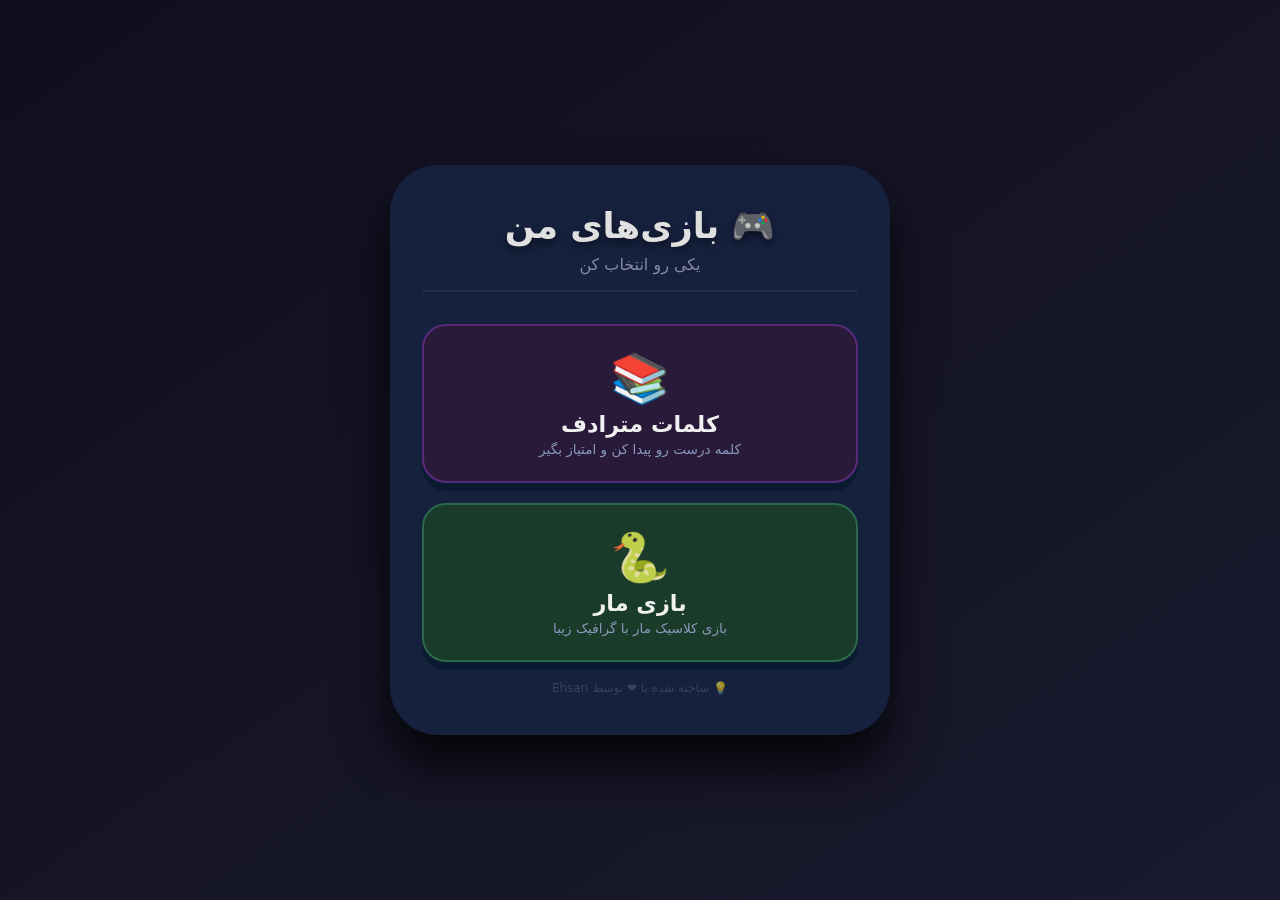
<file: index.html>
<!DOCTYPE html>
<html lang="fa" dir="rtl">
<head>
    <meta charset="UTF-8">
    <meta name="viewport" content="width=device-width, initial-scale=1.0">
    <title>بازی‌های من</title>
    <style>
        * {
            box-sizing: border-box;
            margin: 0;
            padding: 0;
        }
        body {
            min-height: 100vh;
            background: linear-gradient(145deg, #0f0f1f, #1a1a2e);
            display: flex;
            justify-content: center;
            align-items: center;
            font-family: 'Segoe UI', Roboto, system-ui, sans-serif;
            padding: 20px;
        }
        .menu-container {
            background: #16213e;
            padding: 2.5rem 2rem;
            border-radius: 3rem;
            box-shadow: 0 30px 50px rgba(0,0,0,0.8);
            max-width: 500px;
            width: 100%;
            text-align: center;
        }
        .menu-title {
            color: #e0e0e0;
            font-size: 2.2rem;
            font-weight: 700;
            margin-bottom: 0.5rem;
            text-shadow: 0 4px 8px rgba(0,0,0,0.5);
        }
        .menu-subtitle {
            color: #8888aa;
            font-size: 1rem;
            margin-bottom: 2rem;
            border-bottom: 2px solid #2a2a4a;
            padding-bottom: 1rem;
        }
        .game-card {
            border-radius: 1.5rem;
            padding: 1.5rem;
            margin-bottom: 1.2rem;
            cursor: pointer;
            transition: all 0.3s ease;
            border: 2px solid transparent;
            box-shadow: 0 8px 0 #0a1a30;
            text-decoration: none;
            display: block;
        }
        .game-card:hover {
            transform: translateY(-4px);
            border-color: #4a7a9a;
            box-shadow: 0 12px 0 #0a1a30;
        }
        .game-card:active {
            transform: translateY(6px);
            box-shadow: 0 2px 0 #0a1a30;
        }
        .game-card .icon {
            font-size: 3rem;
            display: block;
            margin-bottom: 0.3rem;
        }
        .game-card .name {
            color: #f0f0f0;
            font-size: 1.4rem;
            font-weight: 700;
        }
        .game-card .desc {
            color: #8899bb;
            font-size: 0.85rem;
            margin-top: 4px;
        }
        .game-card.synonym {
            background: #2a1a3a;
            border-color: #5a2a7a;
        }
        .game-card.synonym:hover {
            border-color: #8a4aaa;
        }
        .game-card.snake {
            background: #1a3a2a;
            border-color: #2a6a4a;
        }
        .game-card.snake:hover {
            border-color: #4aaa6a;
        }
        .footer-text {
            color: #555577;
            font-size: 0.75rem;
            margin-top: 1.2rem;
            opacity: 0.6;
        }
    </style>
</head>
<body>
    <div class="menu-container">
        <div class="menu-title">🎮 بازی‌های من</div>
        <div class="menu-subtitle">یکی رو انتخاب کن</div>

        <!-- Synonym Game - First (Top) -->
        <a href="synonym.html" class="game-card synonym">
            <span class="icon">📚</span>
            <div class="name">کلمات مترادف</div>
            <div class="desc">کلمه درست رو پیدا کن و امتیاز بگیر</div>
        </a>

        <!-- Snake Game - Second (Bottom) -->
        <a href="snake.html" class="game-card snake">
            <span class="icon">🐍</span>
            <div class="name">بازی مار</div>
            <div class="desc">بازی کلاسیک مار با گرافیک زیبا</div>
        </a>

        <div class="footer-text">💡 ساخته شده با ❤️ توسط Ehsan</div>
    </div>
</body>
</html>
</file>
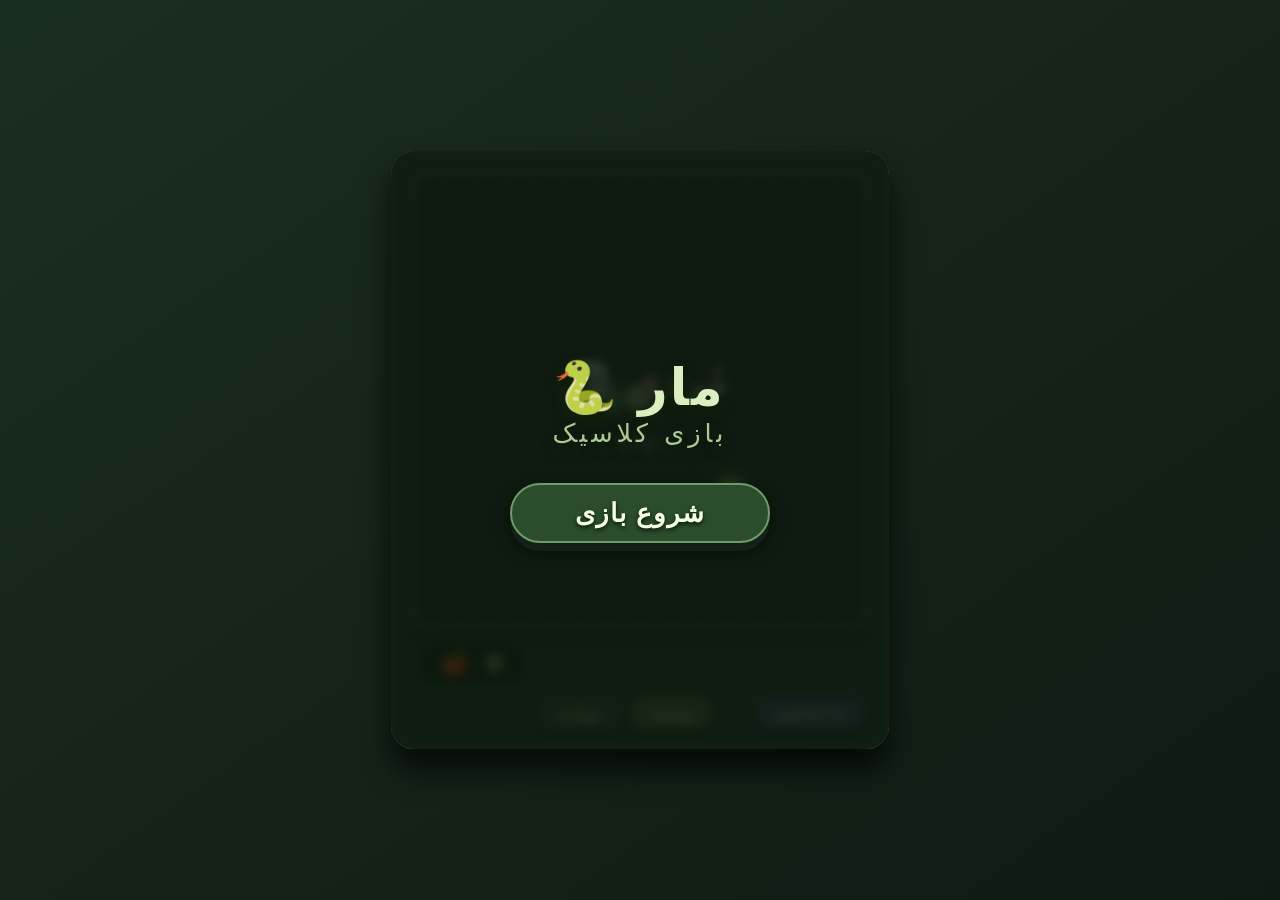
<file: Snake.html>
<!DOCTYPE html>
<html lang="en">
<head>
    <meta charset="UTF-8">
    <meta name="viewport" content="width=device-width, initial-scale=1.0, user-scalable=no">
    <title>🐍 Classic Snake Game</title>
    <style>
        * {
            box-sizing: border-box;
            user-select: none;
            -webkit-tap-highlight-color: transparent;
        }
        body {
            min-height: 100vh;
            margin: 0;
            background: linear-gradient(145deg, #1a2e1f, #0f1a12);
            display: flex;
            justify-content: center;
            align-items: center;
            font-family: 'Segoe UI', Roboto, system-ui, sans-serif;
            touch-action: none;
        }
        .game-container {
            background: #1f3a2a;
            padding: 1.5rem 1.5rem 1.2rem;
            border-radius: 1.5rem;
            box-shadow: 0 20px 30px rgba(0,0,0,0.7), inset 0 0 8px #6a8f6a;
            display: flex;
            flex-direction: column;
            align-items: center;
            position: relative;
            touch-action: none;
        }
        canvas {
            display: block;
            background: #1c2b1e;
            border-radius: 0.8rem;
            box-shadow: inset 0 0 0 3px #3a5a3a, 0 12px 18px rgba(0,0,0,0.6);
            width: 450px;
            height: 450px;
            image-rendering: crisp-edges;
            touch-action: none;
            cursor: pointer;
        }
        .panel {
            margin-top: 1rem;
            width: 100%;
            display: flex;
            justify-content: space-between;
            align-items: center;
            color: #d2e8c0;
            text-shadow: 0 2px 3px #0f1a0f;
            font-weight: 600;
            letter-spacing: 1px;
            gap: 0.5rem;
            flex-wrap: wrap;
        }
        .score-box {
            background: #0f1f12;
            padding: 0.5rem 1.5rem;
            border-radius: 3rem;
            font-size: 1.5rem;
            box-shadow: inset 0 3px 6px #0b130b, 0 4px 6px #2b472b;
            backdrop-filter: blur(2px);
            border: 1px solid #5d7e5a;
        }
        .score-box span {
            color: #f5ffb0;
            font-weight: 700;
            margin-left: 6px;
        }
        .controls {
            display: flex;
            gap: 0.5rem;
            flex-wrap: wrap;
        }
        .controls button {
            background: #2f4d2f;
            border: none;
            color: #edffe3;
            font-size: 1rem;
            font-weight: 600;
            padding: 0.4rem 1.2rem;
            border-radius: 2.5rem;
            box-shadow: 0 5px 0 #122016, 0 5px 10px rgba(0,0,0,0.5);
            cursor: pointer;
            transition: 0.08s linear;
            letter-spacing: 0.5px;
            border: 1px solid #60855e;
            text-shadow: 0 1px 2px #0d1a0d;
            touch-action: manipulation;
        }
        .controls button:active {
            transform: translateY(5px);
            box-shadow: 0 1px 0 #122016, 0 5px 10px rgba(0,0,0,0.4);
        }
        .bottom-row {
            margin-top: 0.6rem;
            width: 100%;
            display: flex;
            justify-content: space-between;
            align-items: center;
            gap: 0.5rem;
            flex-wrap: wrap;
        }
        .bottom-center {
            display: flex;
            gap: 0.5rem;
            align-items: center;
            justify-content: center;
            flex: 1;
            margin-right: -90px;
        }
        .bottom-right {
            display: flex;
            align-items: center;
        }
        .pause-btn {
            background: #4d6b3d;
            border-color: #7a9a6a;
            border: none;
            color: #edffe3;
            font-size: 1rem;
            font-weight: 600;
            padding: 0.4rem 1.2rem;
            border-radius: 2.5rem;
            box-shadow: 0 5px 0 #122016, 0 5px 10px rgba(0,0,0,0.5);
            cursor: pointer;
            transition: 0.08s linear;
            letter-spacing: 0.5px;
            border: 1px solid #7a9a6a;
            text-shadow: 0 1px 2px #0d1a0d;
            touch-action: manipulation;
            min-width: 80px;
        }
        .pause-btn:active {
            transform: translateY(5px);
            box-shadow: 0 1px 0 #122016, 0 5px 10px rgba(0,0,0,0.4);
        }
        .pause-btn.paused {
            background: #6b5d3d;
            border-color: #9a8a6a;
        }
        .about-btn {
            background: #3d4d6b;
            border-color: #6a7a9a;
            border: none;
            color: #edffe3;
            font-size: 0.95rem;
            font-weight: 600;
            padding: 0.4rem 1.2rem;
            border-radius: 2.5rem;
            box-shadow: 0 5px 0 #122016, 0 5px 10px rgba(0,0,0,0.5);
            cursor: pointer;
            transition: 0.08s linear;
            letter-spacing: 0.5px;
            border: 1px solid #6a7a9a;
            text-shadow: 0 1px 2px #0d1a0d;
            touch-action: manipulation;
            min-width: 70px;
        }
        .about-btn:active {
            transform: translateY(5px);
            box-shadow: 0 1px 0 #122016, 0 5px 10px rgba(0,0,0,0.4);
        }
        .restart-btn {
            background: #2f4d2f;
            border: none;
            color: #edffe3;
            font-size: 1rem;
            font-weight: 600;
            padding: 0.4rem 1.2rem;
            border-radius: 2.5rem;
            box-shadow: 0 5px 0 #122016, 0 5px 10px rgba(0,0,0,0.5);
            cursor: pointer;
            transition: 0.08s linear;
            letter-spacing: 0.5px;
            border: 1px solid #60855e;
            text-shadow: 0 1px 2px #0d1a0d;
            touch-action: manipulation;
        }
        .restart-btn:active {
            transform: translateY(5px);
            box-shadow: 0 1px 0 #122016, 0 5px 10px rgba(0,0,0,0.4);
        }

        /* ----- MAIN MENU OVERLAY ----- */
        .menu-overlay {
            position: absolute;
            top: 0;
            left: 0;
            width: 100%;
            height: 100%;
            background: rgba(12, 24, 14, 0.85);
            backdrop-filter: blur(5px);
            border-radius: 1.5rem;
            display: flex;
            flex-direction: column;
            justify-content: center;
            align-items: center;
            gap: 2rem;
            z-index: 10;
            transition: opacity 0.25s ease;
            padding: 1.5rem;
            touch-action: none;
        }
        .menu-overlay.hidden {
            opacity: 0;
            pointer-events: none;
        }
        .menu-title {
            font-size: 3.2rem;
            font-weight: 700;
            color: #daf0c0;
            text-shadow: 0 6px 12px #0f1f0a;
            letter-spacing: 2px;
            margin-bottom: 0.2rem;
        }
        .menu-title small {
            font-size: 1.6rem;
            display: block;
            color: #aacb96;
            font-weight: 400;
            letter-spacing: 4px;
        }
        .menu-buttons {
            display: flex;
            flex-direction: column;
            gap: 1.2rem;
            width: 80%;
            max-width: 260px;
        }
        .menu-btn {
            background: #2b4d2b;
            border: 2px solid #6f9a6a;
            color: #f2ffe6;
            font-size: 1.6rem;
            font-weight: 600;
            padding: 0.8rem 0.5rem;
            border-radius: 3.5rem;
            box-shadow: 0 8px 0 #122016, 0 8px 16px rgba(0,0,0,0.6);
            cursor: pointer;
            transition: 0.08s linear;
            text-shadow: 0 2px 4px #0b150b;
            letter-spacing: 1px;
            width: 100%;
            text-align: center;
            touch-action: manipulation;
        }
        .menu-btn:active {
            transform: translateY(6px);
            box-shadow: 0 2px 0 #122016, 0 8px 16px rgba(0,0,0,0.5);
        }
        .menu-btn:focus-visible {
            outline: 2px solid #b3d9a0;
        }

        @media (max-width: 500px) {
            canvas {
                width: 320px;
                height: 320px;
            }
            .game-container {
                padding: 0.8rem;
                border-radius: 1rem;
            }
            .menu-overlay {
                border-radius: 1rem;
            }
            .menu-title {
                font-size: 2.2rem;
            }
            .menu-title small {
                font-size: 1.1rem;
            }
            .menu-btn {
                font-size: 1.3rem;
                padding: 0.6rem 0.5rem;
            }
            .score-box {
                font-size: 1.1rem;
                padding: 0.3rem 1rem;
            }
            .controls button, .pause-btn, .about-btn, .restart-btn {
                font-size: 0.85rem;
                padding: 0.3rem 0.8rem;
                min-width: 60px;
            }
            .pause-btn {
                min-width: 60px;
            }
            .about-btn {
                min-width: 55px;
                font-size: 0.8rem;
            }
            .panel {
                gap: 0.3rem;
                margin-top: 0.6rem;
            }
            .bottom-row {
                margin-top: 0.4rem;
                gap: 0.3rem;
            }
            .bottom-center {
                gap: 0.3rem;
                margin-right: 50px;
            }
        }
    </style>
</head>
<body>
<div class="game-container" id="gameContainer">
    <canvas id="gameCanvas" width="450" height="450"></canvas>

    <!-- MAIN MENU OVERLAY -->
    <div class="menu-overlay" id="menuOverlay">
        <div class="menu-title">
            🐍 مار
            <small>بازی کلاسیک</small>
        </div>
        <div class="menu-buttons">
            <button class="menu-btn" id="newGameBtn">شروع بازی</button>
        </div>
    </div>

    <div class="panel">
        <div class="score-box">🍎 <span id="scoreDisplay">0</span></div>
    </div>
    <div class="bottom-row">
        <div class="bottom-center">
            <button class="restart-btn" id="restartBtn">دوباره</button>
            <button class="pause-btn" id="pauseBtn">وایستا</button>
        </div>
        <div class="bottom-right">
            <button class="about-btn" id="aboutBtn">ما اینجاییم</button>
        </div>
    </div>
</div>

<script>
    (function() {
        // ----- CONFIG -----
        const GRID_SIZE = 15;
        const CELL_SIZE = 30;
        const CANVAS_SIZE = 450;

        const canvas = document.getElementById('gameCanvas');
        const ctx = canvas.getContext('2d');
        const scoreSpan = document.getElementById('scoreDisplay');

        // DOM elements for menu
        const menuOverlay = document.getElementById('menuOverlay');
        const newGameBtn = document.getElementById('newGameBtn');
        const pauseBtn = document.getElementById('pauseBtn');
        const aboutBtn = document.getElementById('aboutBtn');
        const restartBtn = document.getElementById('restartBtn');

        // ----- GAME STATE -----
        let snake = [];
        let food = { x: 7, y: 7 };
        let direction = { dx: 1, dy: 0 };
        let nextDirection = { dx: 1, dy: 0 };
        let score = 0;
        let gameOver = false;
        let winFlag = false;
        let isPaused = false;
        let gameInterval = null;
        const MOVE_INTERVAL_MS = 150;

        // ----- TOUCH SWIPE -----
        let touchStartX = 0;
        let touchStartY = 0;
        let isSwiping = false;

        // ----- HELPER FUNCTIONS -----
        function randomInt(max) {
            return Math.floor(Math.random() * max);
        }

        function placeFood() {
            if (snake.length >= GRID_SIZE * GRID_SIZE) {
                winFlag = true;
                gameOver = true;
                clearInterval(gameInterval);
                gameInterval = null;
                return false;
            }
            const occupied = new Set(snake.map(cell => `${cell.x},${cell.y}`));
            if (occupied.size === GRID_SIZE * GRID_SIZE) {
                winFlag = true;
                gameOver = true;
                clearInterval(gameInterval);
                gameInterval = null;
                return false;
            }
            let attempts = 0;
            const maxAttempts = 2000;
            let newFood = null;
            while (attempts < maxAttempts) {
                const fx = randomInt(GRID_SIZE);
                const fy = randomInt(GRID_SIZE);
                if (!occupied.has(`${fx},${fy}`)) {
                    newFood = { x: fx, y: fy };
                    break;
                }
                attempts++;
            }
            if (!newFood) {
                for (let i = 0; i < GRID_SIZE; i++) {
                    for (let j = 0; j < GRID_SIZE; j++) {
                        if (!occupied.has(`${i},${j}`)) {
                            newFood = { x: i, y: j };
                            break;
                        }
                    }
                    if (newFood) break;
                }
            }
            if (newFood) {
                food = newFood;
                return true;
            } else {
                gameOver = true;
                winFlag = true;
                clearInterval(gameInterval);
                gameInterval = null;
                return false;
            }
        }

        // Reset game (keeps menu hidden if already hidden)
        function resetGame() {
            if (gameInterval) {
                clearInterval(gameInterval);
                gameInterval = null;
            }
            snake = [
                { x: 7, y: 7 },
                { x: 6, y: 7 },
                { x: 5, y: 7 }
            ];
            direction = { dx: 1, dy: 0 };
            nextDirection = { dx: 1, dy: 0 };
            score = 0;
            gameOver = false;
            winFlag = false;
            isPaused = false;
            pauseBtn.textContent = 'وایستا';
            pauseBtn.classList.remove('paused');
            scoreSpan.textContent = '0';
            const foodPlaced = placeFood();
            if (!foodPlaced) {
                food = { x: 10, y: 10 };
            }
            drawCanvas();
            startLoop();
        }

        // ----- GAME LOOP -----
        function gameTick() {
            if (isPaused || gameOver) return;

            direction = { ...nextDirection };
            const head = snake[0];
            const newHead = {
                x: head.x + direction.dx,
                y: head.y + direction.dy
            };

            if (newHead.x < 0 || newHead.x >= GRID_SIZE || newHead.y < 0 || newHead.y >= GRID_SIZE) {
                gameOver = true;
                clearInterval(gameInterval);
                gameInterval = null;
                drawCanvas();
                return;
            }

            const isEating = (newHead.x === food.x && newHead.y === food.y);
            let newSnake = [newHead, ...snake];

            if (isEating) {
                snake = newSnake;
                score++;
                scoreSpan.textContent = score;
                const success = placeFood();
                if (!success) {
                    drawCanvas();
                    return;
                }
            } else {
                newSnake.pop();
                snake = newSnake;
            }

            const headPos = snake[0];
            for (let i = 1; i < snake.length; i++) {
                if (snake[i].x === headPos.x && snake[i].y === headPos.y) {
                    gameOver = true;
                    clearInterval(gameInterval);
                    gameInterval = null;
                    drawCanvas();
                    return;
                }
            }

            drawCanvas();
            if (snake.length === GRID_SIZE * GRID_SIZE) {
                winFlag = true;
                gameOver = true;
                clearInterval(gameInterval);
                gameInterval = null;
                drawCanvas();
            }
        }

        // ----- RENDERING -----
        function drawCanvas() {
            ctx.clearRect(0, 0, CANVAS_SIZE, CANVAS_SIZE);

            ctx.fillStyle = '#1c2b1e';
            ctx.fillRect(0, 0, CANVAS_SIZE, CANVAS_SIZE);

            // Grid lines
            ctx.strokeStyle = '#2d462d';
            ctx.lineWidth = 0.8;
            for (let i = 0; i <= GRID_SIZE; i++) {
                const pos = i * CELL_SIZE;
                ctx.beginPath();
                ctx.moveTo(pos, 0);
                ctx.lineTo(pos, CANVAS_SIZE);
                ctx.stroke();
                ctx.beginPath();
                ctx.moveTo(0, pos);
                ctx.lineTo(CANVAS_SIZE, pos);
                ctx.stroke();
            }

            // food
            ctx.shadowColor = '#b3ffa0';
            ctx.shadowBlur = 12;
            ctx.fillStyle = '#e73f3f';
            const foodX = food.x * CELL_SIZE + CELL_SIZE/2;
            const foodY = food.y * CELL_SIZE + CELL_SIZE/2;
            ctx.beginPath();
            ctx.arc(foodX, foodY, CELL_SIZE/2 - 3, 0, 2 * Math.PI);
            ctx.fill();
            ctx.shadowBlur = 6;
            ctx.fillStyle = '#ff7777';
            ctx.beginPath();
            ctx.arc(foodX - 4, foodY - 4, 5, 0, 2 * Math.PI);
            ctx.fill();
            ctx.shadowBlur = 8;
            ctx.fillStyle = '#77c46a';
            ctx.beginPath();
            ctx.ellipse(foodX + 3, foodY - 4, 5, 7, 0.4, 0, 2 * Math.PI);
            ctx.fill();
            ctx.shadowBlur = 0;

            // snake
            if (snake.length === 0) return;
            for (let i = 0; i < snake.length; i++) {
                const seg = snake[i];
                const x = seg.x * CELL_SIZE, y = seg.y * CELL_SIZE;
                const radius = (CELL_SIZE/2) - (i === 0 ? 2 : 3);
                const gradient = ctx.createRadialGradient(
                    x + 8, y + 8, 3,
                    x + 15, y + 15, 18
                );
                if (i === 0) {
                    gradient.addColorStop(0, '#c8f7b0');
                    gradient.addColorStop(1, '#4d8f4a');
                } else {
                    gradient.addColorStop(0, '#a1d68a');
                    gradient.addColorStop(1, '#2c662c');
                }
                ctx.fillStyle = gradient;
                ctx.shadowColor = '#a0d68e';
                ctx.shadowBlur = 10;
                ctx.beginPath();
                ctx.arc(x + CELL_SIZE/2, y + CELL_SIZE/2, radius, 0, 2 * Math.PI);
                ctx.fill();
                if (i === 0) {
                    ctx.shadowBlur = 2;
                    ctx.fillStyle = '#f9f9f9';
                    ctx.beginPath();
                    ctx.arc(x + 10, y + 10, 4, 0, 2 * Math.PI);
                    ctx.fill();
                    ctx.beginPath();
                    ctx.arc(x + 20, y + 10, 4, 0, 2 * Math.PI);
                    ctx.fill();
                    ctx.fillStyle = '#1f2a1a';
                    ctx.beginPath();
                    ctx.arc(x + 8, y + 8, 2, 0, 2 * Math.PI);
                    ctx.fill();
                    ctx.beginPath();
                    ctx.arc(x + 18, y + 8, 2, 0, 2 * Math.PI);
                    ctx.fill();
                }
            }
            ctx.shadowBlur = 0;

            if (gameOver) {
                ctx.font = 'bold 38px "Segoe UI", system-ui, sans-serif';
                ctx.textAlign = 'center';
                ctx.textBaseline = 'middle';
                ctx.shadowColor = '#0f1a0a';
                ctx.shadowBlur = 24;
                ctx.fillStyle = winFlag ? '#d4f7b0' : '#f7b0b0';
                ctx.fillText(winFlag ? '✨ برنده شدی!' : '💀 مُردی', CANVAS_SIZE/2, CANVAS_SIZE/2 - 16);
                ctx.shadowBlur = 0;
                ctx.font = '18px "Segoe UI", sans-serif';
                ctx.fillStyle = '#d0ddc0';
                ctx.fillText('دوباره', CANVAS_SIZE/2, CANVAS_SIZE/2 + 40);
            } else if (isPaused) {
                ctx.font = 'bold 36px "Segoe UI", sans-serif';
                ctx.textAlign = 'center';
                ctx.textBaseline = 'middle';
                ctx.fillStyle = '#c8ddb0';
                ctx.shadowBlur = 18;
                ctx.shadowColor = '#1e3a1e';
                ctx.fillText('⏸ وایستاده', CANVAS_SIZE/2, CANVAS_SIZE/2);
                ctx.shadowBlur = 0;
            }
        }

        function startLoop() {
            if (gameInterval) clearInterval(gameInterval);
            gameInterval = setInterval(gameTick, MOVE_INTERVAL_MS);
        }

        // ----- DIRECTION -----
        function setDirection(dx, dy) {
            if (gameOver || isPaused) return;
            if (direction.dx === -dx && direction.dy === -dy) return;
            if (snake.length > 1 && direction.dx === -dx && direction.dy === -dy) return;
            nextDirection = { dx, dy };
        }

        // ----- KEYBOARD -----
        function handleKeydown(e) {
            const key = e.key;
            if (key.startsWith('Arrow') || key === 'w' || key === 'W' || key === 'a' || key === 'A' || 
                key === 's' || key === 'S' || key === 'd' || key === 'D') {
                e.preventDefault();
            }
            
            switch (key) {
                // Arrow keys
                case 'ArrowUp': setDirection(0, -1); break;
                case 'ArrowDown': setDirection(0, 1); break;
                case 'ArrowLeft': setDirection(-1, 0); break;
                case 'ArrowRight': setDirection(1, 0); break;
                // WASD keys
                case 'w':
                case 'W': setDirection(0, -1); break;
                case 's':
                case 'S': setDirection(0, 1); break;
                case 'a':
                case 'A': setDirection(-1, 0); break;
                case 'd':
                case 'D': setDirection(1, 0); break;
                default: return;
            }
        }

        // ----- TOUCH EVENTS -----
        function handleTouchStart(e) {
            e.preventDefault();
            const touch = e.touches[0];
            if (!touch) return;
            const rect = canvas.getBoundingClientRect();
            touchStartX = touch.clientX - rect.left;
            touchStartY = touch.clientY - rect.top;
            isSwiping = true;
        }

        function handleTouchEnd(e) {
            e.preventDefault();
            isSwiping = false;
        }

        function handleTouchMove(e) {
            e.preventDefault();
            if (!isSwiping) return;
            if (gameOver || isPaused) return;
            
            const touch = e.touches[0];
            if (!touch) return;
            
            const rect = canvas.getBoundingClientRect();
            const currentX = touch.clientX - rect.left;
            const currentY = touch.clientY - rect.top;
            
            const deltaX = currentX - touchStartX;
            const deltaY = currentY - touchStartY;
            
            const minSwipeDistance = 20;
            
            if (Math.abs(deltaX) < minSwipeDistance && Math.abs(deltaY) < minSwipeDistance) {
                return;
            }
            
            if (Math.abs(deltaX) > Math.abs(deltaY)) {
                if (deltaX > 0) {
                    setDirection(1, 0);
                } else {
                    setDirection(-1, 0);
                }
            } else {
                if (deltaY > 0) {
                    setDirection(0, 1);
                } else {
                    setDirection(0, -1);
                }
            }
            
            touchStartX = currentX;
            touchStartY = currentY;
        }

        // ----- PAUSE TOGGLE -----
        function togglePause() {
            if (gameOver) return;
            isPaused = !isPaused;
            if (isPaused) {
                pauseBtn.textContent = 'ادامه';
                pauseBtn.classList.add('paused');
            } else {
                pauseBtn.textContent = 'وایستا';
                pauseBtn.classList.remove('paused');
            }
            drawCanvas();
        }

        // ----- ABOUT BUTTON -----
        function openAbout() {
            window.open('https://t.me/EAshams', '_blank');
        }

        // ----- MENU ACTIONS -----
        function hideMenu() {
            menuOverlay.classList.add('hidden');
        }

        function showMenu() {
            menuOverlay.classList.remove('hidden');
        }

        // New Game: reset everything, hide menu, start game
        function newGame() {
            if (gameInterval) {
                clearInterval(gameInterval);
                gameInterval = null;
            }
            resetGame();
            hideMenu();
            if (!gameInterval) startLoop();
            canvas.focus();
        }

        // ----- INIT -----
        function init() {
            showMenu();
            snake = [
                { x: 7, y: 7 },
                { x: 6, y: 7 },
                { x: 5, y: 7 }
            ];
            food = { x: 10, y: 10 };
            direction = { dx: 1, dy: 0 };
            nextDirection = { dx: 1, dy: 0 };
            score = 0;
            gameOver = true;
            winFlag = false;
            isPaused = false;
            pauseBtn.textContent = 'وایستا';
            pauseBtn.classList.remove('paused');
            scoreSpan.textContent = '0';
            drawCanvas();

            window.addEventListener('keydown', handleKeydown);
            
            // Touch events
            canvas.addEventListener('touchstart', handleTouchStart, { passive: false });
            canvas.addEventListener('touchmove', handleTouchMove, { passive: false });
            canvas.addEventListener('touchend', handleTouchEnd, { passive: false });
            canvas.addEventListener('touchcancel', handleTouchEnd, { passive: false });

            restartBtn.addEventListener('click', function() {
                if (!menuOverlay.classList.contains('hidden')) {
                    return;
                }
                resetGame();
            });

            newGameBtn.addEventListener('click', newGame);
            pauseBtn.addEventListener('click', togglePause);
            aboutBtn.addEventListener('click', openAbout);

            canvas.setAttribute('tabindex', '0');
            canvas.focus();
            canvas.addEventListener('contextmenu', (e) => e.preventDefault());
        }

        // override resetGame
        const originalReset = resetGame;
        resetGame = function() {
            if (menuOverlay.classList.contains('hidden')) {
                originalReset();
            } else {
                if (gameInterval) {
                    clearInterval(gameInterval);
                    gameInterval = null;
                }
                snake = [
                    { x: 7, y: 7 },
                    { x: 6, y: 7 },
                    { x: 5, y: 7 }
                ];
                direction = { dx: 1, dy: 0 };
                nextDirection = { dx: 1, dy: 0 };
                score = 0;
                gameOver = true;
                winFlag = false;
                isPaused = false;
                pauseBtn.textContent = 'وایستا';
                pauseBtn.classList.remove('paused');
                scoreSpan.textContent = '0';
                placeFood();
                drawCanvas();
            }
        };

        const originalHideMenu = hideMenu;
        hideMenu = function() {
            menuOverlay.classList.add('hidden');
            gameOver = false;
            if (!gameInterval) {
                startLoop();
            }
            canvas.focus();
        };

        const originalShowMenu = showMenu;
        showMenu = function() {
            menuOverlay.classList.remove('hidden');
            if (gameInterval) {
                clearInterval(gameInterval);
                gameInterval = null;
            }
            gameOver = true;
        };

        newGame = function() {
            if (gameInterval) {
                clearInterval(gameInterval);
                gameInterval = null;
            }
            snake = [
                { x: 7, y: 7 },
                { x: 6, y: 7 },
                { x: 5, y: 7 }
            ];
            direction = { dx: 1, dy: 0 };
            nextDirection = { dx: 1, dy: 0 };
            score = 0;
            gameOver = false;
            winFlag = false;
            isPaused = false;
            pauseBtn.textContent = 'وایستا';
            pauseBtn.classList.remove('paused');
            scoreSpan.textContent = '0';
            placeFood();
            hideMenu();
            drawCanvas();
            if (!gameInterval) startLoop();
            canvas.focus();
        };

        init();
    })();
</script>
</body>
</html>
</file>
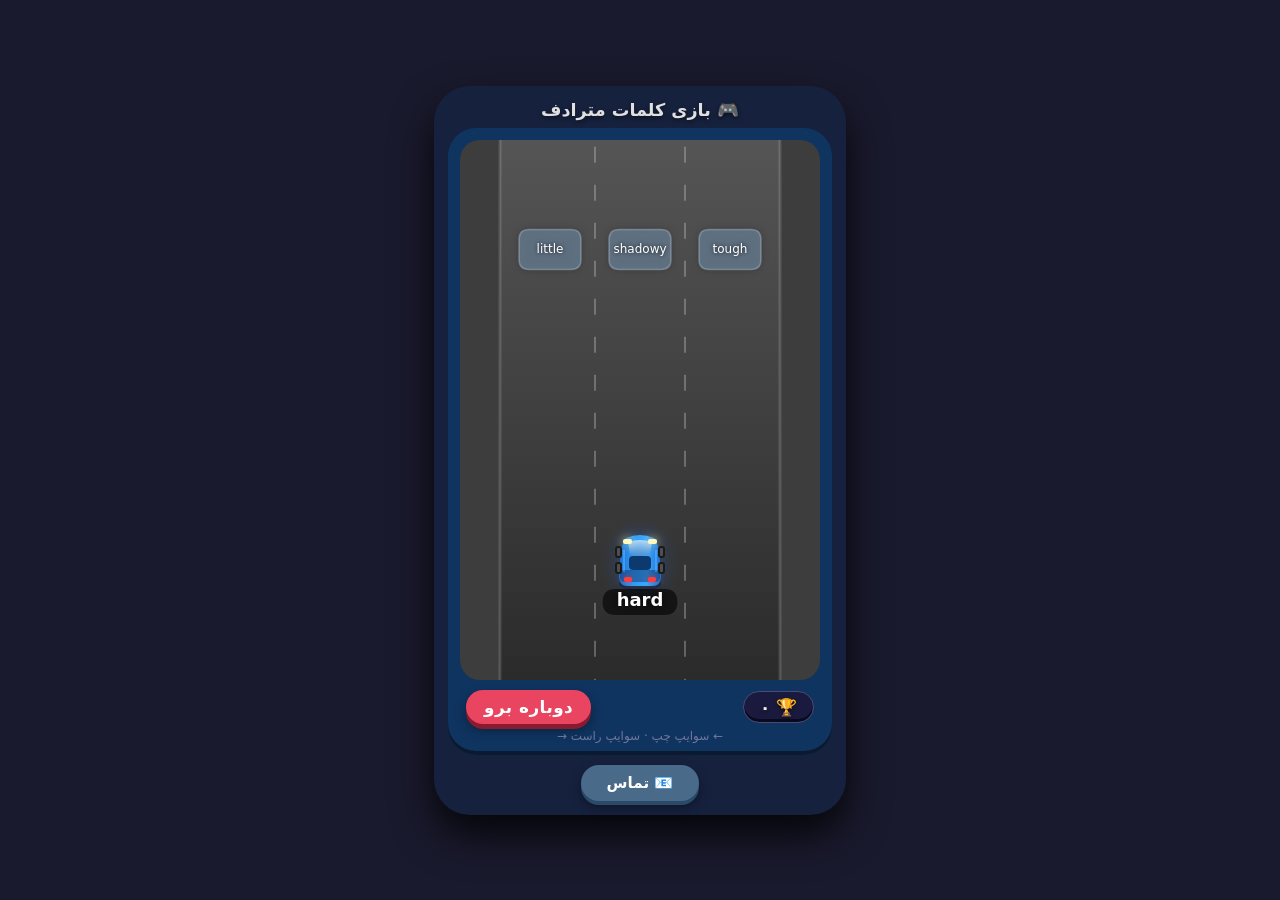
<file: synonym.html>
<!DOCTYPE html>
<html lang="fa" dir="rtl">
<head>
    <meta charset="UTF-8">
    <meta name="viewport" content="width=device-width, initial-scale=1.0, maximum-scale=1.0, user-scalable=no">
    <title>بازی کلمات مترادف</title>
    <style>
        * {
            box-sizing: border-box;
            user-select: none;
            -webkit-tap-highlight-color: transparent;
        }
        body {
            margin: 0;
            min-height: 100vh;
            background: #1a1a2e;
            display: flex;
            justify-content: center;
            align-items: center;
            font-family: 'Segoe UI', Roboto, system-ui, sans-serif;
            touch-action: pan-y;
        }
        .game-wrapper {
            background: #16213e;
            padding: 14px;
            border-radius: 36px;
            box-shadow: 0 20px 40px rgba(0,0,0,0.8);
            display: flex;
            flex-direction: column;
            align-items: center;
            max-width: 100vw;
        }
        .game-container {
            background: #0f3460;
            border-radius: 28px;
            padding: 12px;
            box-shadow: inset 0 -4px 0 #0a1a30;
        }
        canvas {
            display: block;
            width: 100%;
            height: auto;
            aspect-ratio: 360 / 540;
            background:#3d3d3d;
            border-radius: 20px;
            touch-action: none;
            cursor: pointer;
        }
        .info-panel {
            display: flex;
            justify-content: space-between;
            align-items: center;
            margin: 10px 6px 2px;
            color: #e0e0e0;
            font-weight: 600;
            text-shadow: 0 2px 4px rgba(0,0,0,0.5);
        }
        .score-badge {
            background: #1a1a3e;
            padding: 5px 16px;
            border-radius: 40px;
            font-size: 1.05rem;
            box-shadow: inset 0 -3px 0 #0a0a1e;
            color: #f0f0f0;
            border: 1px solid #4a4a7a;
        }
        .reset-btn {
            background: #e94560;
            border: none;
            border-radius: 40px;
            padding: 7px 18px;
            font-weight: 700;
            font-size: 1.05rem;
            color: #fff;
            box-shadow: 0 5px 0 #8a1a2e, 0 6px 12px rgba(0,0,0,0.4);
            transition: 0.07s ease;
            cursor: pointer;
            touch-action: manipulation;
            letter-spacing: 0.5px;
            font-family: 'Segoe UI', Roboto, system-ui, sans-serif;
        }
        .reset-btn:active {
            transform: translateY(5px);
            box-shadow: 0 1px 0 #8a1a2e;
        }
        .hint {
            color: #8888aa;
            font-size: 0.75rem;
            padding: 3px 8px 0;
            text-align: center;
            opacity: 0.8;
        }
        .title-text {
            color: #e0e0e0;
            font-size: 1.1rem;
            font-weight: 700;
            margin-bottom: 8px;
            text-shadow: 0 2px 4px rgba(0,0,0,0.5);
            text-align: center;
        }
        .email-btn {
            background: #4a6a8a;
            border: none;
            border-radius: 40px;
            padding: 9px 26px;
            font-weight: 700;
            font-size: 0.95rem;
            color: #fff;
            box-shadow: 0 4px 0 #2a4a6a, 0 6px 12px rgba(0,0,0,0.4);
            transition: 0.07s ease;
            cursor: pointer;
            touch-action: manipulation;
            margin-top: 10px;
            font-family: 'Segoe UI', Roboto, system-ui, sans-serif;
        }
        .email-btn:active {
            transform: translateY(4px);
            box-shadow: 0 1px 0 #2a4a6a;
        }
        .email-popup {
            display: none;
            background: #1a1a3e;
            color: #e0e0e0;
            padding: 10px 20px;
            border-radius: 12px;
            margin-top: 8px;
            border: 1px solid #4a4a7a;
            font-size: 0.95rem;
            direction: ltr;
            text-align: center;
        }
        .email-popup.show {
            display: block;
        }
        @media (max-width: 420px) {
            .game-wrapper { padding: 10px; }
            .reset-btn { padding: 6px 14px; font-size: 0.95rem; }
            .title-text { font-size: 0.95rem; }
        }
    </style>
</head>
<body>
<div class="game-wrapper">
    <div class="title-text">🎮 بازی کلمات مترادف</div>
    <div class="game-container">
        <canvas id="gameCanvas" width="360" height="540"></canvas>
        <div class="info-panel">
            <span class="score-badge" id="scoreDisplay">🏆 ۰</span>
            <button class="reset-btn" id="resetButton">دوباره برو</button>
        </div>
        <div class="hint">← سوایپ چپ · سوایپ راست →</div>
    </div>
    <button class="email-btn" id="emailButton">📧 تماس</button>
    <div class="email-popup" id="emailPopup">shamsehsan1364@gmail.com</div>
</div>
<script>
    (function(){
        const canvas = document.getElementById('gameCanvas');
        const ctx = canvas.getContext('2d');
        const scoreSpan = document.getElementById('scoreDisplay');
        const emailPopup = document.getElementById('emailPopup');
        const emailBtn = document.getElementById('emailButton');

        // ---------- sound system with simple music ----------
        let audioCtx = null;
        let musicInterval = null;
        let musicRunning = false;

        function initAudio() {
            if (!audioCtx) {
                audioCtx = new (window.AudioContext || window.webkitAudioContext)();
            }
        }

        // Simple melody: ascending arpeggio
        const MELODY = [
            { note: 523, duration: 0.15 },
            { note: 659, duration: 0.15 },
            { note: 784, duration: 0.15 },
            { note: 1047, duration: 0.2 },
            { note: 784, duration: 0.15 },
            { note: 659, duration: 0.15 },
            { note: 523, duration: 0.2 },
        ];

        let currentMelodyIndex = 0;

        function playMusicNote() {
            try {
                if (!audioCtx || audioCtx.state === 'closed') return;
                if (audioCtx.state === 'suspended') {
                    audioCtx.resume();
                }
                
                const note = MELODY[currentMelodyIndex];
                const osc = audioCtx.createOscillator();
                const gain = audioCtx.createGain();
                
                osc.type = 'sine';
                osc.frequency.setValueAtTime(note.note, audioCtx.currentTime);
                
                gain.gain.setValueAtTime(0.08, audioCtx.currentTime);
                gain.gain.exponentialRampToValueAtTime(0.001, audioCtx.currentTime + note.duration);
                
                osc.connect(gain);
                gain.connect(audioCtx.destination);
                
                osc.start();
                osc.stop(audioCtx.currentTime + note.duration);
                
                currentMelodyIndex = (currentMelodyIndex + 1) % MELODY.length;
            } catch(e) { /* silent fail */ }
        }

        function startMusic() {
            try {
                initAudio();
                if (musicRunning) return;
                if (audioCtx.state === 'suspended') {
                    audioCtx.resume();
                }
                
                musicRunning = true;
                currentMelodyIndex = 0;
                
                setTimeout(() => {
                    if (musicRunning) {
                        playMusicNote();
                        musicInterval = setInterval(() => {
                            if (musicRunning && audioCtx && audioCtx.state === 'running') {
                                playMusicNote();
                            } else if (musicRunning) {
                                if (audioCtx && audioCtx.state === 'suspended') {
                                    audioCtx.resume();
                                }
                            }
                        }, 450);
                    }
                }, 300);
            } catch(e) { /* silent fail */ }
        }

        function stopMusic() {
            musicRunning = false;
            if (musicInterval) {
                clearInterval(musicInterval);
                musicInterval = null;
            }
        }

        function playTone(freq, duration, type = 'sine', volume = 0.3) {
            try {
                initAudio();
                if (audioCtx.state === 'suspended') audioCtx.resume();
                const osc = audioCtx.createOscillator();
                const gain = audioCtx.createGain();
                osc.type = type;
                osc.frequency.setValueAtTime(freq, audioCtx.currentTime);
                gain.gain.setValueAtTime(volume, audioCtx.currentTime);
                gain.gain.exponentialRampToValueAtTime(0.001, audioCtx.currentTime + duration);
                osc.connect(gain);
                gain.connect(audioCtx.destination);
                osc.start();
                osc.stop(audioCtx.currentTime + duration);
            } catch(e) { /* silent fail */ }
        }

        function soundCorrect() {
            playTone(523, 0.12, 'sine', 0.25);
            setTimeout(() => playTone(659, 0.12, 'sine', 0.25), 100);
            setTimeout(() => playTone(784, 0.18, 'sine', 0.3), 200);
        }

        function soundWrong() {
            playTone(300, 0.3, 'sawtooth', 0.2);
            setTimeout(() => playTone(200, 0.4, 'sawtooth', 0.2), 150);
        }

        function soundMove() {
            playTone(600, 0.05, 'sine', 0.1);
        }

        function soundGameOver() {
            stopMusic();
            playTone(400, 0.2, 'square', 0.15);
            setTimeout(() => playTone(300, 0.2, 'square', 0.15), 200);
            setTimeout(() => playTone(200, 0.4, 'square', 0.2), 400);
        }

        // ---------- word bank ----------
        const PAIRS = [
            { word: 'happy', synonyms: ['joyful', 'cheerful', 'glad'] },
            { word: 'big', synonyms: ['large', 'huge', 'enormous'] },
            { word: 'small', synonyms: ['tiny', 'little', 'compact'] },
            { word: 'fast', synonyms: ['quick', 'rapid', 'swift'] },
            { word: 'slow', synonyms: ['gradual', 'sluggish', 'unhurried'] },
            { word: 'bright', synonyms: ['luminous', 'vivid', 'radiant'] },
            { word: 'dark', synonyms: ['dim', 'shadowy', 'obscure'] },
            { word: 'strong', synonyms: ['powerful', 'mighty', 'sturdy'] },
            { word: 'weak', synonyms: ['fragile', 'feeble', 'frail'] },
            { word: 'hot', synonyms: ['warm', 'scorching', 'fiery'] },
            { word: 'cold', synonyms: ['chilly', 'freezing', 'frosty'] },
            { word: 'easy', synonyms: ['simple', 'effortless', 'straightforward'] },
            { word: 'hard', synonyms: ['difficult', 'tough', 'challenging'] },
            { word: 'clean', synonyms: ['pure', 'spotless', 'immaculate'] },
            { word: 'dirty', synonyms: ['filthy', 'grimy', 'soiled'] },
            { word: 'new', synonyms: ['fresh', 'novel', 'original'] },
            { word: 'old', synonyms: ['ancient', 'antique', 'vintage'] },
            { word: 'angry', synonyms: ['furious', 'irate', 'enraged'] },
            { word: 'calm', synonyms: ['peaceful', 'tranquil', 'serene'] },
            { word: 'brave', synonyms: ['courageous', 'heroic', 'fearless'] }
        ];

        // ---------- game state ----------
        const LANE_COUNT = 3;
        const CAR_WIDTH = 44;
        const CAR_HEIGHT = 52;
        const BLOCK_WIDTH = 62;
        const BLOCK_HEIGHT = 40;
        const ROAD_LEFT = 30;
        const LANE_CENTERS = [90,180,270];

        let carLane = 1;
        let carY = 420;          // adjusted for shorter canvas

        let obstacles = [];
        let currentPair = null;
        let targetWord = '';
        let synonymSet = [];
        let score = 0;

        let gameOver = false;
        let winFlag = false;
        let waitingForNext = false;

        const BASE_SPEED = 0.8;
        let speed = BASE_SPEED;

        // Road scroll offset (moves downward to create upward-car illusion)
        let roadOffset = 0;

        let touchStartX = 0;
        let touchStartY = 0;
        let isSwiping = false;

        // ---------- helpers ----------
        function randomPair() {
            return PAIRS[Math.floor(Math.random() * PAIRS.length)];
        }

        function buildObstacleSet(pair) {
            const correctWord = pair.synonyms[Math.floor(Math.random() * pair.synonyms.length)];
            const allSynonyms = PAIRS.flatMap(p => p.synonyms);
            const candidates = allSynonyms.filter(s => s !== correctWord);
            const shuffled = candidates.sort(() => Math.random() - 0.5);
            const wrongs = [];
            for (let i = 0; i < shuffled.length && wrongs.length < 2; i++) {
                if (!wrongs.includes(shuffled[i])) wrongs.push(shuffled[i]);
            }
            while (wrongs.length < 2) {
                const fallback = ['unknown', 'mystery'];
                if (!wrongs.includes(fallback[wrongs.length])) wrongs.push(fallback[wrongs.length]);
            }
            const laneWords = [correctWord, wrongs[0], wrongs[1]];
            for (let i = laneWords.length - 1; i > 0; i--) {
                const j = Math.floor(Math.random() * (i + 1));
                [laneWords[i], laneWords[j]] = [laneWords[j], laneWords[i]];
            }
            return {
                correctWord: correctWord,
                laneWords: laneWords,
            };
        }

        function spawnNewRound() {
            currentPair = randomPair();
            targetWord = currentPair.word;

            const set = buildObstacleSet(currentPair);
            synonymSet = set.laneWords;

            const startY = 40;
            obstacles = [];
            for (let lane = 0; lane < LANE_COUNT; lane++) {
                const x = LANE_CENTERS[lane] - BLOCK_WIDTH/2;
                obstacles.push({
                    lane: lane,
                    x: x,
                    y: startY,
                    width: BLOCK_WIDTH,
                    height: BLOCK_HEIGHT,
                    label: synonymSet[lane],
                    isCorrect: (synonymSet[lane] === set.correctWord),
                    active: true,
                });
            }
            winFlag = false;
            waitingForNext = false;
            speed = BASE_SPEED + Math.min(score * 0.04, 1.2);
        }

        function resetGame() {
            gameOver = false;
            winFlag = false;
            waitingForNext = false;
            score = 0;
            scoreSpan.textContent = '🏆 ۰';
            speed = BASE_SPEED;
            carLane = 1;
            roadOffset = 0;
            spawnNewRound();
            if (audioCtx && audioCtx.state === 'suspended') {
                audioCtx.resume();
            }
            if (!gameOver && !winFlag) {
                startMusic();
            }
        }

        // ---------- collision ----------
        function checkCollision() {
            if (gameOver || winFlag || waitingForNext) return false;

            const carRect = {
                x: LANE_CENTERS[carLane] - CAR_WIDTH/2,
                y: carY - CAR_HEIGHT/2 + 4,
                w: CAR_WIDTH,
                h: CAR_HEIGHT - 8,
            };

            for (let obs of obstacles) {
                if (!obs.active) continue;
                if (obs.lane !== carLane) continue;

                const obsRect = {
                    x: obs.x + 4,
                    y: obs.y + 4,
                    w: obs.width - 8,
                    h: obs.height - 6,
                };

                if (carRect.x < obsRect.x + obsRect.w &&
                    carRect.x + carRect.w > obsRect.x &&
                    carRect.y < obsRect.y + obsRect.h &&
                    carRect.y + carRect.h > obsRect.y) {

                    if (obs.isCorrect) {
                        obs.active = false;
                        winFlag = true;
                        waitingForNext = true;
                        score++;
                        scoreSpan.textContent = '🏆 ' + score;
                        soundCorrect();
                        return true;
                    } else {
                        gameOver = true;
                        winFlag = false;
                        waitingForNext = false;
                        soundWrong();
                        setTimeout(soundGameOver, 300);
                        return true;
                    }
                }
            }
            return false;
        }

        function updateObstacles() {
            if (gameOver || winFlag || waitingForNext) return;

            // Scroll the road downward (illusion of car moving up)
            roadOffset += speed;
            if (roadOffset > 1000) roadOffset -= 1000;

            for (let obs of obstacles) {
                if (!obs.active) continue;
                obs.y += speed;
                if (obs.y > canvas.height + 50) {
                    obs.active = false;
                }
            }

            const anyActive = obstacles.some(o => o.active === true);
            if (!anyActive && !gameOver && !winFlag && !waitingForNext) {
                winFlag = true;
                waitingForNext = true;
                score++;
                scoreSpan.textContent = '🏆 ' + score;
                soundCorrect();
            }
        }

        // ---------- drawing ----------
        function draw() {
            ctx.clearRect(0, 0, canvas.width, canvas.height);

            // Road background (static gradient)
            let g = ctx.createLinearGradient(0, 0, 0, canvas.height);
            g.addColorStop(0, '#555');
            g.addColorStop(1, '#2b2b2b');
            ctx.fillStyle = g;
            ctx.fillRect(40, 0, 280, canvas.height);

            // Subtle lane markers (scrolling downward)
            ctx.strokeStyle = 'rgba(200,200,200,0.35)';
            ctx.lineWidth = 2;
            ctx.setLineDash([16, 22]);
            ctx.lineDashOffset = -roadOffset * 0.9;
            ctx.beginPath();
            ctx.moveTo(135, 0);
            ctx.lineTo(135, canvas.height);
            ctx.stroke();
            ctx.beginPath();
            ctx.moveTo(225, 0);
            ctx.lineTo(225, canvas.height);
            ctx.stroke();
            ctx.setLineDash([]);
            ctx.lineDashOffset = 0;

            // Soft road edge lines
            ctx.strokeStyle = 'rgba(255,255,255,0.15)';
            ctx.lineWidth = 3;
            ctx.beginPath();
            ctx.moveTo(40, 0);
            ctx.lineTo(40, canvas.height);
            ctx.stroke();
            ctx.beginPath();
            ctx.moveTo(320, 0);
            ctx.lineTo(320, canvas.height);
            ctx.stroke();

            // Draw obstacles - all neutral color
            for (let obs of obstacles) {
                if (!obs.active) continue;
                const x = obs.x;
                const y = obs.y;

                ctx.shadowColor = 'rgba(0,0,0,0.3)';
                ctx.shadowBlur = 8;
                ctx.fillStyle = 'rgba(100, 120, 140, 0.85)';
                ctx.beginPath();
                ctx.roundRect(x, y, obs.width, obs.height, 10);
                ctx.fill();
                ctx.shadowBlur = 0;
                
                ctx.strokeStyle = 'rgba(180, 200, 220, 0.4)';
                ctx.lineWidth = 1.5;
                ctx.beginPath();
                ctx.roundRect(x, y, obs.width, obs.height, 10);
                ctx.stroke();

                ctx.fillStyle = '#ffffff';
                ctx.font = '12px "Segoe UI", system-ui, sans-serif';
                ctx.textAlign = 'center';
                ctx.textBaseline = 'middle';
                ctx.shadowColor = 'rgba(0,0,0,0.8)';
                ctx.shadowBlur = 4;
                ctx.fillText(obs.label, x + obs.width/2, y + obs.height/2);
                ctx.shadowBlur = 0;
            }

            // Car – improved visual design
            const carX = LANE_CENTERS[carLane] - CAR_WIDTH/2;
            const carYPos = carY - CAR_HEIGHT/2;
            const cx = carX + CAR_WIDTH/2;   // center x
            const cy = carYPos + CAR_HEIGHT/2;

            // Soft ground shadow
            ctx.fillStyle = 'rgba(0,0,0,0.35)';
            ctx.beginPath();
            ctx.ellipse(cx, carYPos + CAR_HEIGHT - 2, CAR_WIDTH*0.48, 7, 0, 0, Math.PI*2);
            ctx.fill();

            // Main body (sleek rounded shape, slightly tapered front)
            const bodyGrad = ctx.createLinearGradient(carX, carYPos, carX + CAR_WIDTH, carYPos);
            bodyGrad.addColorStop(0, '#1a6fd4');
            bodyGrad.addColorStop(0.35, '#2e9af5');
            bodyGrad.addColorStop(0.65, '#3aa8ff');
            bodyGrad.addColorStop(1, '#1a6fd4');
            ctx.fillStyle = bodyGrad;
            ctx.shadowColor = 'rgba(30, 100, 200, 0.55)';
            ctx.shadowBlur = 18;
            ctx.beginPath();
            // Custom car silhouette (front is top)
            ctx.moveTo(carX + 8, carYPos + 4);                    // front-left
            ctx.quadraticCurveTo(cx, carYPos - 2, carX + CAR_WIDTH - 8, carYPos + 4); // rounded nose
            ctx.lineTo(carX + CAR_WIDTH - 3, carYPos + 14);
            ctx.lineTo(carX + CAR_WIDTH - 1, carYPos + CAR_HEIGHT - 10);
            ctx.quadraticCurveTo(carX + CAR_WIDTH - 1, carYPos + CAR_HEIGHT, carX + CAR_WIDTH - 10, carYPos + CAR_HEIGHT);
            ctx.lineTo(carX + 10, carYPos + CAR_HEIGHT);
            ctx.quadraticCurveTo(carX + 1, carYPos + CAR_HEIGHT, carX + 1, carYPos + CAR_HEIGHT - 10);
            ctx.lineTo(carX + 3, carYPos + 14);
            ctx.closePath();
            ctx.fill();
            ctx.shadowBlur = 0;

            // Darker lower body / side skirts
            ctx.fillStyle = 'rgba(10, 40, 90, 0.45)';
            ctx.beginPath();
            ctx.roundRect(carX + 2, carYPos + CAR_HEIGHT - 16, CAR_WIDTH - 4, 12, 5);
            ctx.fill();

            // Windshield (front glass)
            const glassGrad = ctx.createLinearGradient(carX, carYPos + 6, carX, carYPos + 22);
            glassGrad.addColorStop(0, 'rgba(180, 220, 255, 0.95)');
            glassGrad.addColorStop(1, 'rgba(80, 140, 200, 0.7)');
            ctx.fillStyle = glassGrad;
            ctx.beginPath();
            ctx.moveTo(carX + 10, carYPos + 8);
            ctx.quadraticCurveTo(cx, carYPos + 4, carX + CAR_WIDTH - 10, carYPos + 8);
            ctx.lineTo(carX + CAR_WIDTH - 12, carYPos + 20);
            ctx.quadraticCurveTo(cx, carYPos + 24, carX + 12, carYPos + 20);
            ctx.closePath();
            ctx.fill();

            // Roof / cabin
            ctx.fillStyle = '#0d3a6e';
            ctx.beginPath();
            ctx.roundRect(carX + 11, carYPos + 22, CAR_WIDTH - 22, 14, 4);
            ctx.fill();

            // Thin highlight line on body
            ctx.strokeStyle = 'rgba(255,255,255,0.25)';
            ctx.lineWidth = 1.5;
            ctx.beginPath();
            ctx.moveTo(carX + 6, carYPos + 16);
            ctx.lineTo(carX + 6, carYPos + CAR_HEIGHT - 14);
            ctx.stroke();
            ctx.beginPath();
            ctx.moveTo(carX + CAR_WIDTH - 6, carYPos + 16);
            ctx.lineTo(carX + CAR_WIDTH - 6, carYPos + CAR_HEIGHT - 14);
            ctx.stroke();

            // Headlights
            ctx.fillStyle = '#fff8c0';
            ctx.shadowColor = 'rgba(255, 240, 150, 0.9)';
            ctx.shadowBlur = 10;
            ctx.beginPath();
            ctx.roundRect(carX + 5, carYPos + 5, 9, 5, 2);
            ctx.fill();
            ctx.beginPath();
            ctx.roundRect(carX + CAR_WIDTH - 14, carYPos + 5, 9, 5, 2);
            ctx.fill();
            ctx.shadowBlur = 0;

            // Taillights
            ctx.fillStyle = '#ff3b3b';
            ctx.shadowColor = 'rgba(255, 60, 60, 0.6)';
            ctx.shadowBlur = 6;
            ctx.beginPath();
            ctx.roundRect(carX + 6, carYPos + CAR_HEIGHT - 9, 8, 5, 2);
            ctx.fill();
            ctx.beginPath();
            ctx.roundRect(carX + CAR_WIDTH - 14, carYPos + CAR_HEIGHT - 9, 8, 5, 2);
            ctx.fill();
            ctx.shadowBlur = 0;

            // Wheels (left & right)
            ctx.fillStyle = '#1a1a1a';
            // left front
            ctx.beginPath();
            ctx.roundRect(carX - 3, carYPos + 12, 7, 12, 3);
            ctx.fill();
            // left rear
            ctx.beginPath();
            ctx.roundRect(carX - 3, carYPos + CAR_HEIGHT - 24, 7, 12, 3);
            ctx.fill();
            // right front
            ctx.beginPath();
            ctx.roundRect(carX + CAR_WIDTH - 4, carYPos + 12, 7, 12, 3);
            ctx.fill();
            // right rear
            ctx.beginPath();
            ctx.roundRect(carX + CAR_WIDTH - 4, carYPos + CAR_HEIGHT - 24, 7, 12, 3);
            ctx.fill();

            // Wheel highlights
            ctx.fillStyle = 'rgba(180,180,180,0.35)';
            ctx.beginPath();
            ctx.roundRect(carX - 1, carYPos + 14, 3, 8, 1);
            ctx.fill();
            ctx.beginPath();
            ctx.roundRect(carX - 1, carYPos + CAR_HEIGHT - 22, 3, 8, 1);
            ctx.fill();
            ctx.beginPath();
            ctx.roundRect(carX + CAR_WIDTH - 2, carYPos + 14, 3, 8, 1);
            ctx.fill();
            ctx.beginPath();
            ctx.roundRect(carX + CAR_WIDTH - 2, carYPos + CAR_HEIGHT - 22, 3, 8, 1);
            ctx.fill();

            ctx.shadowBlur = 0;

            // Sticky target word under car
            ctx.fillStyle = '#f0f0f0';
            ctx.font = 'bold 18px "Segoe UI", system-ui, sans-serif';
            ctx.textAlign = 'center';
            ctx.textBaseline = 'top';
            ctx.shadowColor = 'rgba(0,0,0,0.9)';
            ctx.shadowBlur = 10;
            
            const wordX = LANE_CENTERS[carLane];
            const wordY = carYPos + CAR_HEIGHT + 6;
            
            const metrics = ctx.measureText(targetWord);
            const textWidth = metrics.width;
            const padding = 14;
            const pillX = wordX - textWidth/2 - padding;
            const pillY = wordY - 3;
            const pillW = textWidth + padding * 2;
            const pillH = 26;
            
            ctx.shadowBlur = 0;
            ctx.fillStyle = 'rgba(0, 0, 0, 0.6)';
            ctx.beginPath();
            ctx.roundRect(pillX, pillY, pillW, pillH, 13);
            ctx.fill();
            
            ctx.shadowColor = 'rgba(0,0,0,0.9)';
            ctx.shadowBlur = 10;
            ctx.fillStyle = '#ffffff';
            ctx.font = 'bold 18px "Segoe UI", system-ui, sans-serif';
            ctx.textAlign = 'center';
            ctx.textBaseline = 'top';
            ctx.fillText(targetWord, wordX, wordY);
            ctx.shadowBlur = 0;

            // Overlays - Persian text
            if (gameOver) {
                ctx.fillStyle = 'rgba(0,0,0,0.75)';
                ctx.fillRect(0, 0, canvas.width, canvas.height);
                ctx.fillStyle = '#fcd9b0';
                ctx.font = 'bold 34px sans-serif';
                ctx.textAlign = 'center';
                ctx.textBaseline = 'middle';
                ctx.fillText('اشتباه بود', canvas.width/2, canvas.height/2 - 18);
                ctx.font = '18px sans-serif';
                ctx.fillStyle = '#f0e0c0';
                ctx.fillText('دوباره برو', canvas.width/2, canvas.height/2 + 34);
            } else if (winFlag && waitingForNext) {
                ctx.fillStyle = 'rgba(0,0,0,0.6)';
                ctx.fillRect(0, 0, canvas.width, canvas.height);
                ctx.fillStyle = '#eafecc';
                ctx.font = 'bold 32px sans-serif';
                ctx.textAlign = 'center';
                ctx.textBaseline = 'middle';
                ctx.fillText('✓ +۱', canvas.width/2, canvas.height/2 - 8);
            }
        }

        CanvasRenderingContext2D.prototype.roundRect = function (x, y, w, h, r) {
            if (w < 2 * r) r = w / 2;
            if (h < 2 * r) r = h / 2;
            this.moveTo(x + r, y);
            this.lineTo(x + w - r, y);
            this.quadraticCurveTo(x + w, y, x + w, y + r);
            this.lineTo(x + w, y + h - r);
            this.quadraticCurveTo(x + w, y + h, x + w - r, y + h);
            this.lineTo(x + r, y + h);
            this.quadraticCurveTo(x, y + h, x, y + h - r);
            this.lineTo(x, y + r);
            this.quadraticCurveTo(x, y, x + r, y);
            this.closePath();
            return this;
        };

        // ---------- game loop ----------
        function gameLoop() {
            if (!gameOver && !waitingForNext) {
                updateObstacles();
                checkCollision();
            }

            if (winFlag && waitingForNext && !gameOver) {
                spawnNewRound();
                winFlag = false;
                waitingForNext = false;
                if (!gameOver) {
                    startMusic();
                }
            }

            draw();
            requestAnimationFrame(gameLoop);
        }

        // ---------- swipe ----------
        function handleSwipe(direction) {
            if (gameOver || winFlag || waitingForNext) return;
            if (direction === 'left' && carLane > 0) {
                carLane--;
                soundMove();
            } else if (direction === 'right' && carLane < 2) {
                carLane++;
                soundMove();
            }
        }

        // ---------- events ----------
        function setupEvents() {
            canvas.addEventListener('touchstart', (e) => {
                e.preventDefault();
                initAudio();
                if (audioCtx && audioCtx.state === 'suspended') audioCtx.resume();
                if (!gameOver && !winFlag) {
                    startMusic();
                }
                const touch = e.touches[0];
                touchStartX = touch.clientX;
                touchStartY = touch.clientY;
                isSwiping = true;
            }, { passive: false });

            canvas.addEventListener('touchmove', (e) => {
                e.preventDefault();
                if (!isSwiping || gameOver || winFlag || waitingForNext) return;
                const touch = e.touches[0];
                const dx = touch.clientX - touchStartX;
                const dy = touch.clientY - touchStartY;
                if (Math.abs(dx) > 25 && Math.abs(dx) > Math.abs(dy) * 0.7) {
                    if (dx > 0) handleSwipe('right');
                    else handleSwipe('left');
                    isSwiping = false;
                }
            }, { passive: false });

            canvas.addEventListener('touchend', (e) => {
                e.preventDefault();
                isSwiping = false;
            }, { passive: false });

            let mouseDownX = 0;
            canvas.addEventListener('mousedown', (e) => {
                initAudio();
                if (audioCtx && audioCtx.state === 'suspended') audioCtx.resume();
                if (!gameOver && !winFlag) {
                    startMusic();
                }
                mouseDownX = e.clientX;
            });
            canvas.addEventListener('mouseup', (e) => {
                if (gameOver || winFlag || waitingForNext) return;
                const dx = e.clientX - mouseDownX;
                if (Math.abs(dx) > 25) {
                    if (dx > 0) handleSwipe('right');
                    else handleSwipe('left');
                }
            });

            document.getElementById('resetButton').addEventListener('click', () => {
                initAudio();
                if (audioCtx && audioCtx.state === 'suspended') audioCtx.resume();
                resetGame();
                if (!gameOver && !winFlag) {
                    startMusic();
                }
            });

            canvas.addEventListener('click', (e) => {
                if (gameOver) {
                    initAudio();
                    if (audioCtx && audioCtx.state === 'suspended') audioCtx.resume();
                    resetGame();
                    if (!gameOver && !winFlag) {
                        startMusic();
                    }
                }
            });

            // Email button
            emailBtn.addEventListener('click', () => {
                emailPopup.classList.toggle('show');
                setTimeout(() => {
                    emailPopup.classList.remove('show');
                }, 5000);
            });
        }

        // ---------- start ----------
        resetGame();
        setupEvents();
        setTimeout(() => {
            if (!gameOver && !winFlag) {
                startMusic();
            }
        }, 500);
        gameLoop();
    })();
</script>
</body>
</html>
</file>
